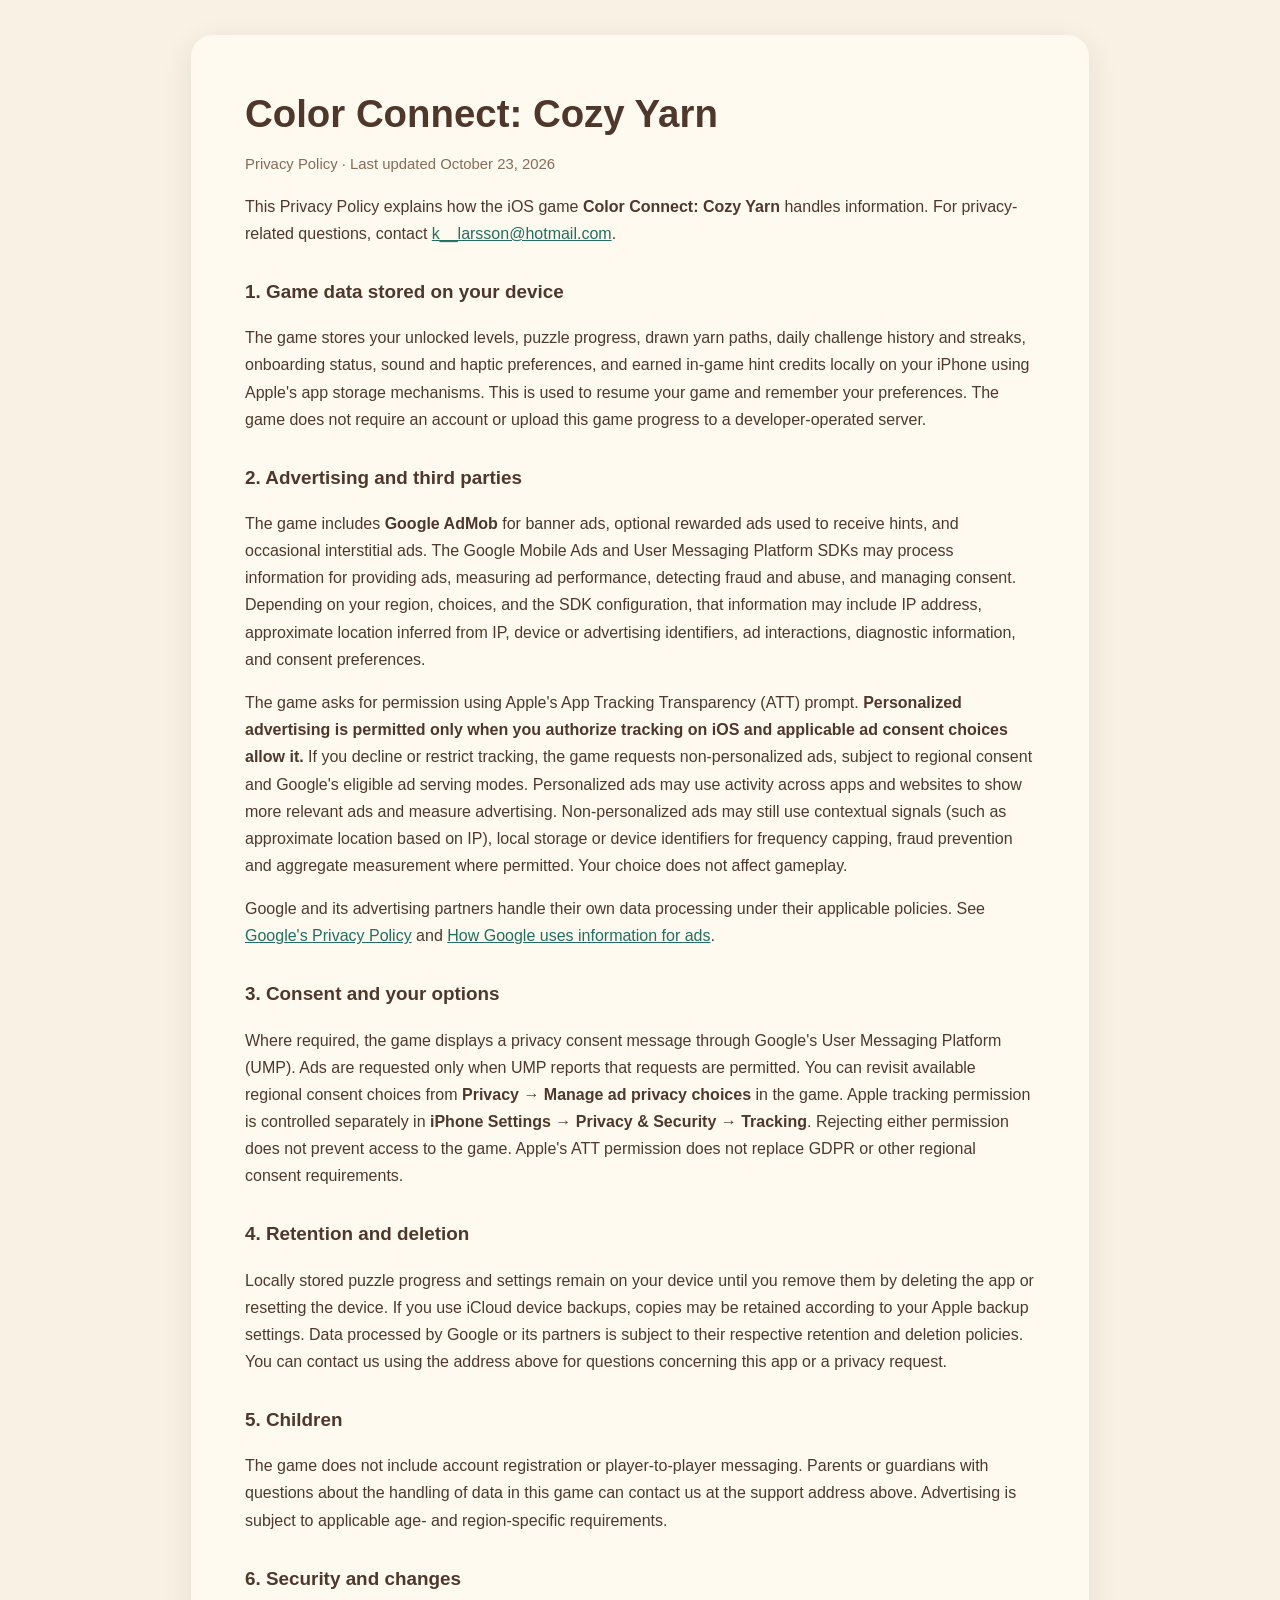
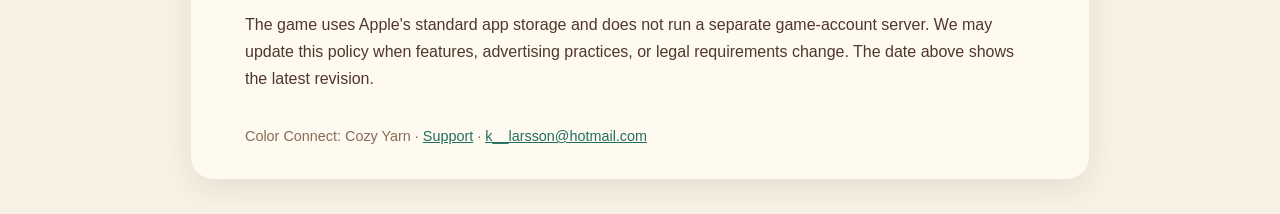
<file: index.html>
<!DOCTYPE html>
<html lang="en">
<head>
  <meta charset="utf-8">
  <meta name="viewport" content="width=device-width,initial-scale=1">
  <meta name="color-scheme" content="light">
  <meta name="description" content="Privacy Policy for Color Connect: Cozy Yarn for iPhone.">
  <title>Privacy Policy – Color Connect: Cozy Yarn</title>
  <style>
    :root { color-scheme: light; }
    body { background:#f8f1e4; color:#4f372b; font-family: -apple-system, BlinkMacSystemFont, 'Segoe UI', sans-serif; margin:0; line-height:1.7; }
    main { background:#fffaf0; max-width:790px; margin:35px auto; padding:30px clamp(22px,5vw,54px); border-radius:22px; box-shadow:0 9px 30px #49301e19; }
    h1 { font-size:clamp(1.8rem,4vw,2.4rem); line-height:1.2; margin-bottom:4px; }
    h2 { font-size:1.18rem; margin-top:1.8rem; }
    a { color:#226e61; }
    .meta {color:#876b57; font-size:.93rem}
    footer {color:#876b57;font-size:.9rem;margin-top:2rem}
    @media(max-width:850px){ main{margin:0;min-height:100vh;border-radius:0} }
  </style>
</head>
<body>
<main>
  <h1>Color Connect: Cozy Yarn</h1>
  <p class="meta">Privacy Policy · Last updated October 23, 2026</p>
  <p>This Privacy Policy explains how the iOS game <strong>Color Connect: Cozy Yarn</strong> handles information. For privacy-related questions, contact <a href="mailto:k__larsson@hotmail.com">k__larsson@hotmail.com</a>.</p>

  <h2>1. Game data stored on your device</h2>
  <p>The game stores your unlocked levels, puzzle progress, drawn yarn paths, daily challenge history and streaks, onboarding status, sound and haptic preferences, and earned in-game hint credits locally on your iPhone using Apple's app storage mechanisms. This is used to resume your game and remember your preferences. The game does not require an account or upload this game progress to a developer-operated server.</p>

  <h2>2. Advertising and third parties</h2>
  <p>The game includes <strong>Google AdMob</strong> for banner ads, optional rewarded ads used to receive hints, and occasional interstitial ads. The Google Mobile Ads and User Messaging Platform SDKs may process information for providing ads, measuring ad performance, detecting fraud and abuse, and managing consent. Depending on your region, choices, and the SDK configuration, that information may include IP address, approximate location inferred from IP, device or advertising identifiers, ad interactions, diagnostic information, and consent preferences.</p>
  <p>The game asks for permission using Apple's App Tracking Transparency (ATT) prompt. <strong>Personalized advertising is permitted only when you authorize tracking on iOS and applicable ad consent choices allow it.</strong> If you decline or restrict tracking, the game requests non-personalized ads, subject to regional consent and Google's eligible ad serving modes. Personalized ads may use activity across apps and websites to show more relevant ads and measure advertising. Non-personalized ads may still use contextual signals (such as approximate location based on IP), local storage or device identifiers for frequency capping, fraud prevention and aggregate measurement where permitted. Your choice does not affect gameplay.</p>
  <p>Google and its advertising partners handle their own data processing under their applicable policies. See <a href="https://policies.google.com/privacy">Google's Privacy Policy</a> and <a href="https://policies.google.com/technologies/ads">How Google uses information for ads</a>.</p>

  <h2>3. Consent and your options</h2>
  <p>Where required, the game displays a privacy consent message through Google's User Messaging Platform (UMP). Ads are requested only when UMP reports that requests are permitted. You can revisit available regional consent choices from <strong>Privacy → Manage ad privacy choices</strong> in the game. Apple tracking permission is controlled separately in <strong>iPhone Settings → Privacy &amp; Security → Tracking</strong>. Rejecting either permission does not prevent access to the game. Apple's ATT permission does not replace GDPR or other regional consent requirements.</p>

  <h2>4. Retention and deletion</h2>
  <p>Locally stored puzzle progress and settings remain on your device until you remove them by deleting the app or resetting the device. If you use iCloud device backups, copies may be retained according to your Apple backup settings. Data processed by Google or its partners is subject to their respective retention and deletion policies. You can contact us using the address above for questions concerning this app or a privacy request.</p>

  <h2>5. Children</h2>
  <p>The game does not include account registration or player-to-player messaging. Parents or guardians with questions about the handling of data in this game can contact us at the support address above. Advertising is subject to applicable age- and region-specific requirements.</p>

  <h2>6. Security and changes</h2>
  <p>The game uses Apple's standard app storage and does not run a separate game-account server. We may update this policy when features, advertising practices, or legal requirements change. The date above shows the latest revision.</p>

  <footer>Color Connect: Cozy Yarn · <a href="support.html">Support</a> · <a href="mailto:k__larsson@hotmail.com">k__larsson@hotmail.com</a></footer>
</main>
</body>
</html>
</file>
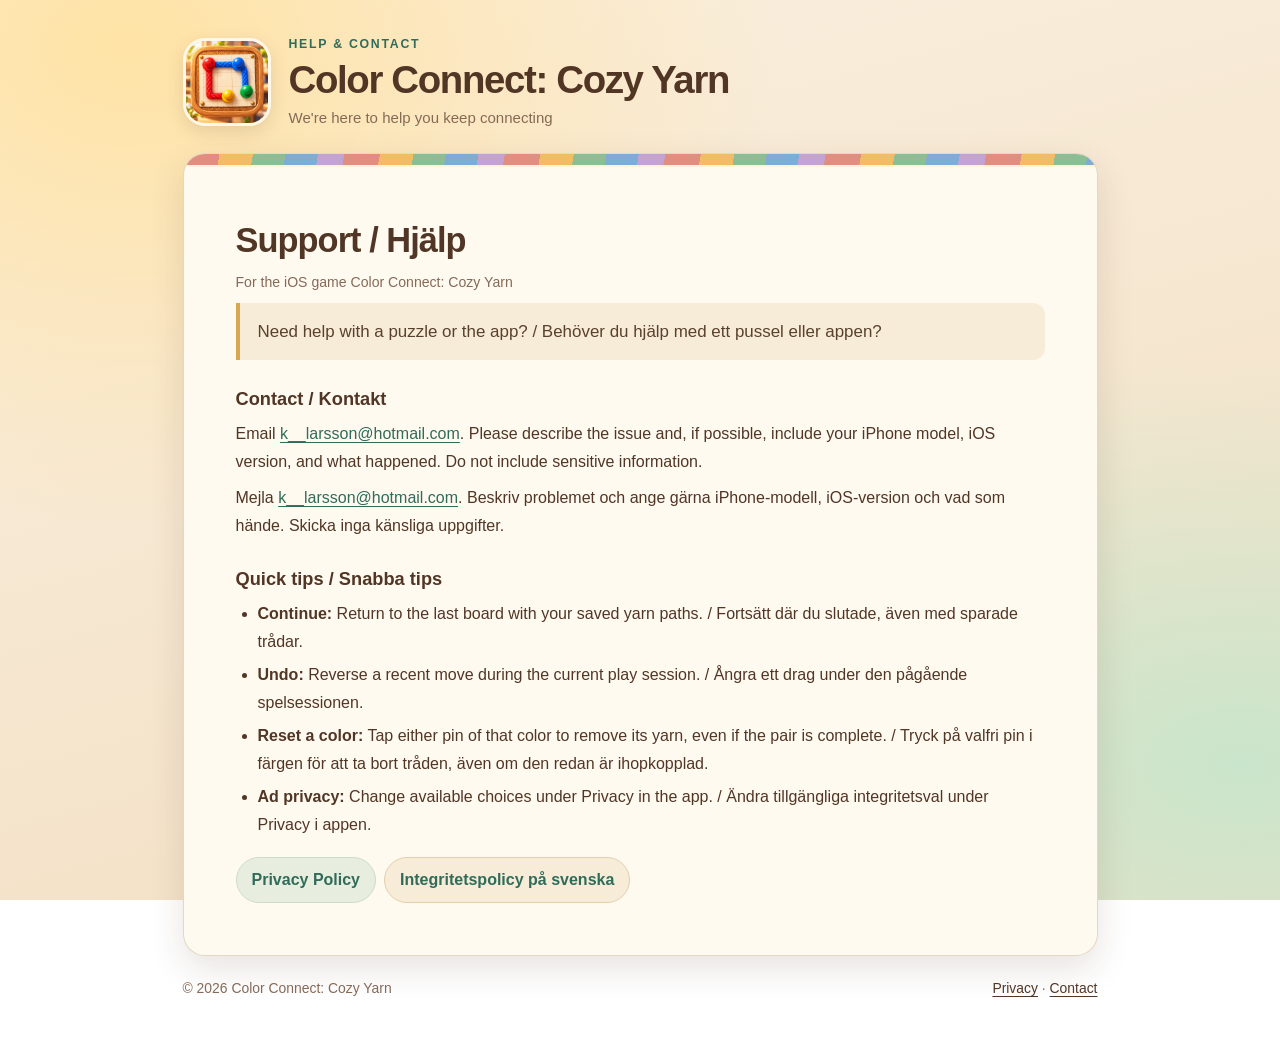
<file: support.html>
<!doctype html>
<html lang="en"><head>
<meta charset="utf-8"><meta name="viewport" content="width=device-width, initial-scale=1">
<meta name="color-scheme" content="light"><meta name="theme-color" content="#f7eddb">
<meta name="description" content="Support for Color Connect: Cozy Yarn on iPhone.">
<link rel="icon" type="image/png" href="app-icon.png"><link rel="stylesheet" href="styles.css">
<title>Support | Color Connect: Cozy Yarn</title>
</head><body><div class="site-shell">
<header class="masthead"><img class="app-icon" src="app-icon.png" alt="Color Connect app icon" width="88" height="88"><div class="brand"><div class="eyebrow">Help &amp; contact</div><h1>Color Connect: Cozy Yarn</h1><p>We're here to help you keep connecting</p></div></header>
<main class="card"><div class="ribbon" aria-hidden="true"></div><div class="card-main">
<h2 class="page-title">Support / Hjälp</h2><p class="last-updated">For the iOS game Color Connect: Cozy Yarn</p>
<p class="intro">Need help with a puzzle or the app? / Behöver du hjälp med ett pussel eller appen?</p>
<section><h3>Contact / Kontakt</h3><p>Email <a href="mailto:k__larsson@hotmail.com">k__larsson@hotmail.com</a>. Please describe the issue and, if possible, include your iPhone model, iOS version, and what happened. Do not include sensitive information.</p><p>Mejla <a href="mailto:k__larsson@hotmail.com">k__larsson@hotmail.com</a>. Beskriv problemet och ange gärna iPhone-modell, iOS-version och vad som hände. Skicka inga känsliga uppgifter.</p></section>
<section><h3>Quick tips / Snabba tips</h3><ul><li><strong>Continue:</strong> Return to the last board with your saved yarn paths. / Fortsätt där du slutade, även med sparade trådar.</li><li><strong>Undo:</strong> Reverse a recent move during the current play session. / Ångra ett drag under den pågående spelsessionen.</li><li><strong>Reset a color:</strong> Tap either pin of that color to remove its yarn, even if the pair is complete. / Tryck på valfri pin i färgen för att ta bort tråden, även om den redan är ihopkopplad.</li><li><strong>Ad privacy:</strong> Change available choices under Privacy in the app. / Ändra tillgängliga integritetsval under Privacy i appen.</li></ul></section>
<nav class="pills"><a href="index.html">Privacy Policy</a><a class="secondary" href="sv.html">Integritetspolicy på svenska</a></nav>
</div></main><footer class="foot"><p>© 2026 Color Connect: Cozy Yarn</p><p><a href="index.html">Privacy</a> · <a href="mailto:k__larsson@hotmail.com">Contact</a></p></footer>
</div></body></html>
</file>
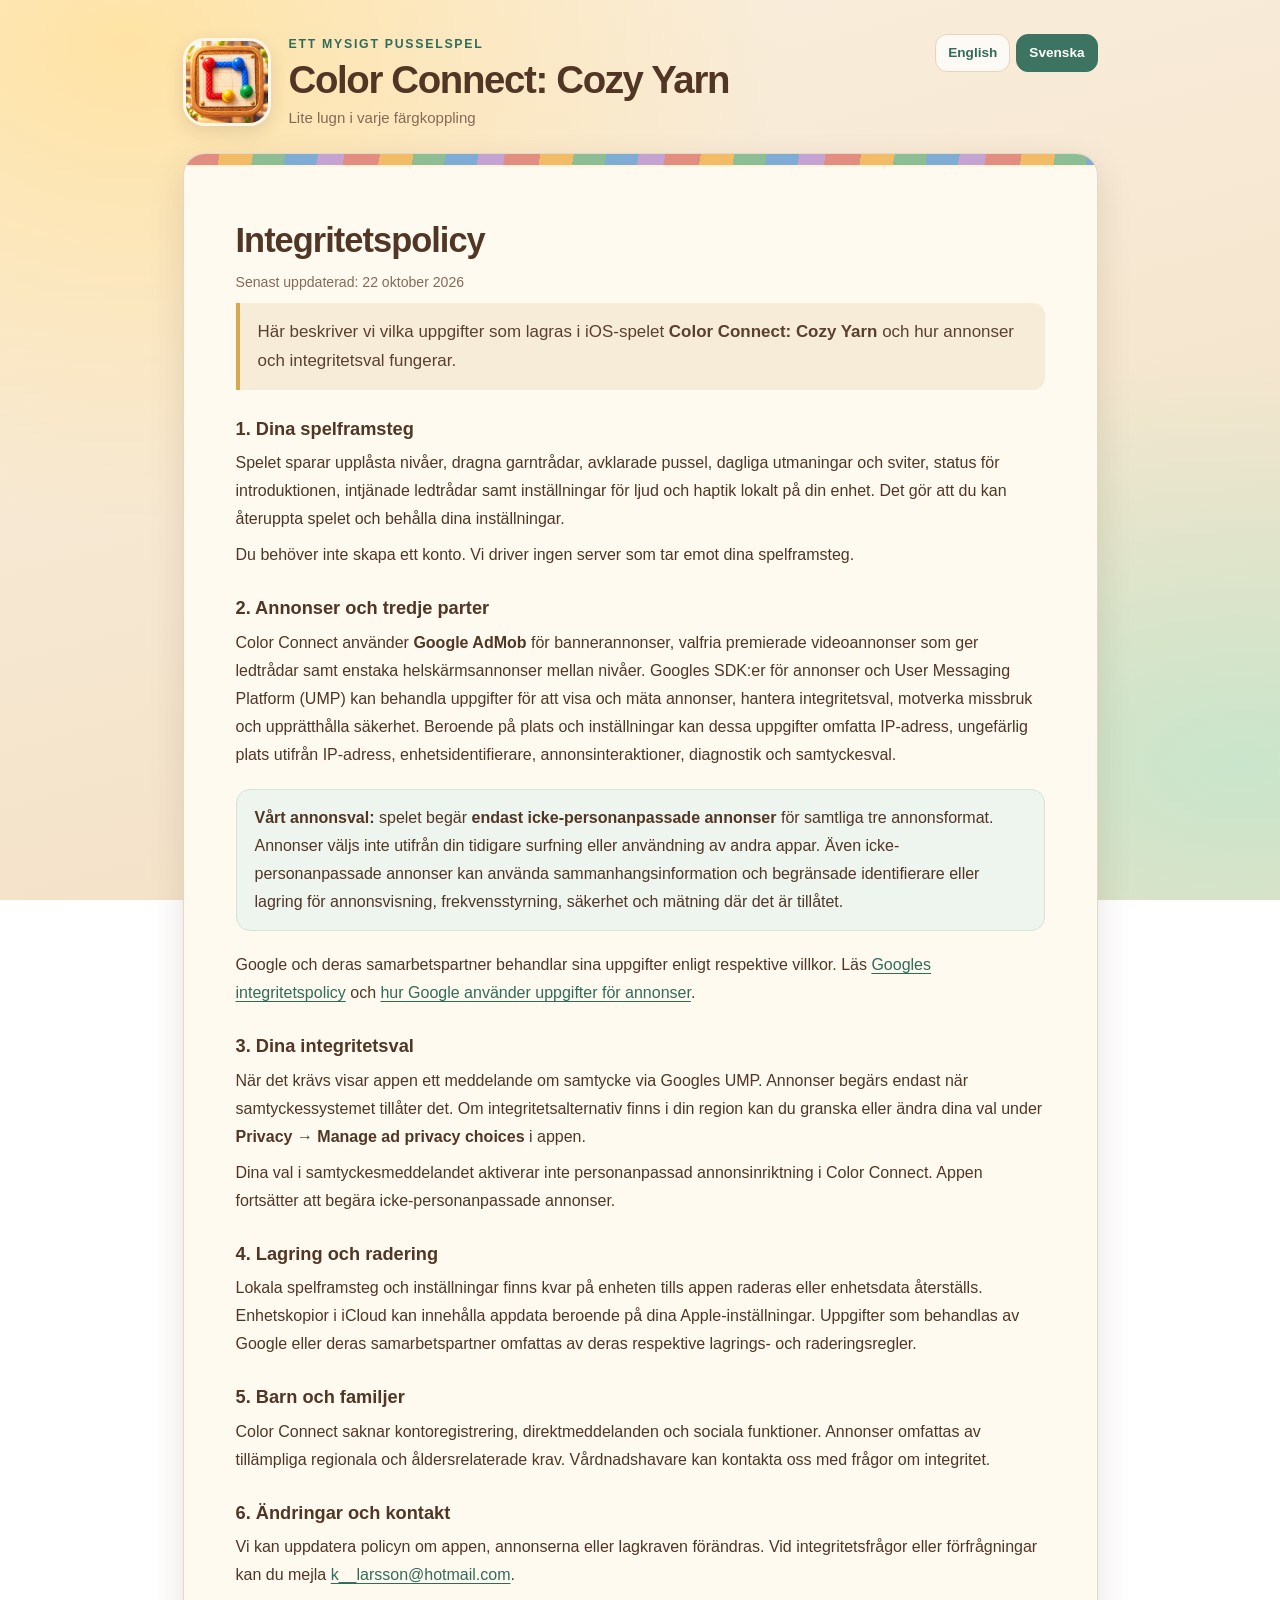
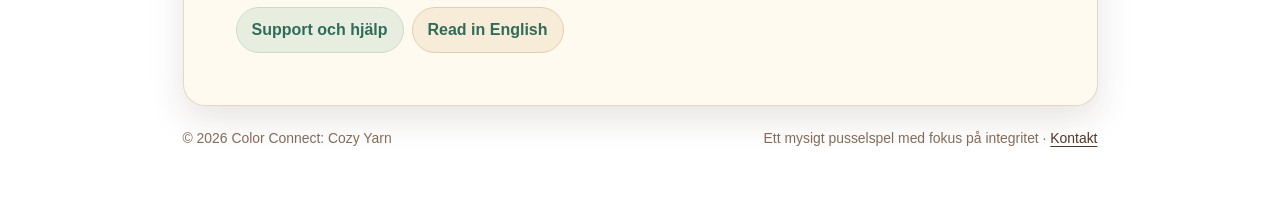
<file: sv.html>
<!doctype html>
<html lang="sv"><head>
<meta charset="utf-8"><meta name="viewport" content="width=device-width, initial-scale=1">
<meta name="color-scheme" content="light"><meta name="theme-color" content="#f7eddb">
<meta name="description" content="Integritetspolicy för Color Connect: Cozy Yarn, ett pusselspel för iPhone.">
<link rel="icon" type="image/png" href="app-icon.png"><link rel="stylesheet" href="styles.css">
<link rel="alternate" hreflang="en" href="index.html"><link rel="alternate" hreflang="sv" href="sv.html">
<title>Integritetspolicy | Color Connect: Cozy Yarn</title>
</head><body><div class="site-shell">
<header class="masthead"><img class="app-icon" src="app-icon.png" alt="Appikon för Color Connect" width="88" height="88"><div class="brand"><div class="eyebrow">Ett mysigt pusselspel</div><h1>Color Connect: Cozy Yarn</h1><p>Lite lugn i varje färgkoppling</p></div><nav class="langnav" aria-label="Språk"><a href="index.html" lang="en">English</a><a href="sv.html" lang="sv" aria-current="page">Svenska</a></nav></header>
<main class="card"><div class="ribbon" aria-hidden="true"></div><div class="card-main">
<h2 class="page-title">Integritetspolicy</h2><p class="last-updated">Senast uppdaterad: 22 oktober 2026</p>
<p class="intro">Här beskriver vi vilka uppgifter som lagras i iOS-spelet <strong>Color Connect: Cozy Yarn</strong> och hur annonser och integritetsval fungerar.</p>
<section><h3>1. Dina spelframsteg</h3>
<p>Spelet sparar upplåsta nivåer, dragna garntrådar, avklarade pussel, dagliga utmaningar och sviter, status för introduktionen, intjänade ledtrådar samt inställningar för ljud och haptik lokalt på din enhet. Det gör att du kan återuppta spelet och behålla dina inställningar.</p><p>Du behöver inte skapa ett konto. Vi driver ingen server som tar emot dina spelframsteg.</p></section>
<section><h3>2. Annonser och tredje parter</h3>
<p>Color Connect använder <strong>Google AdMob</strong> för bannerannonser, valfria premierade videoannonser som ger ledtrådar samt enstaka helskärmsannonser mellan nivåer. Googles SDK:er för annonser och User Messaging Platform (UMP) kan behandla uppgifter för att visa och mäta annonser, hantera integritetsval, motverka missbruk och upprätthålla säkerhet. Beroende på plats och inställningar kan dessa uppgifter omfatta IP-adress, ungefärlig plats utifrån IP-adress, enhetsidentifierare, annonsinteraktioner, diagnostik och samtyckesval.</p>
<div class="soft-note"><strong>Vårt annonsval:</strong> spelet begär <strong>endast icke-personanpassade annonser</strong> för samtliga tre annonsformat. Annonser väljs inte utifrån din tidigare surfning eller användning av andra appar. Även icke-personanpassade annonser kan använda sammanhangsinformation och begränsade identifierare eller lagring för annonsvisning, frekvensstyrning, säkerhet och mätning där det är tillåtet.</div>
<p>Google och deras samarbetspartner behandlar sina uppgifter enligt respektive villkor. Läs <a href="https://policies.google.com/privacy" rel="noopener noreferrer">Googles integritetspolicy</a> och <a href="https://policies.google.com/technologies/ads" rel="noopener noreferrer">hur Google använder uppgifter för annonser</a>.</p></section>
<section><h3>3. Dina integritetsval</h3>
<p>När det krävs visar appen ett meddelande om samtycke via Googles UMP. Annonser begärs endast när samtyckessystemet tillåter det. Om integritetsalternativ finns i din region kan du granska eller ändra dina val under <strong>Privacy → Manage ad privacy choices</strong> i appen.</p>
<p>Dina val i samtyckesmeddelandet aktiverar inte personanpassad annonsinriktning i Color Connect. Appen fortsätter att begära icke-personanpassade annonser.</p></section>
<section><h3>4. Lagring och radering</h3>
<p>Lokala spelframsteg och inställningar finns kvar på enheten tills appen raderas eller enhetsdata återställs. Enhetskopior i iCloud kan innehålla appdata beroende på dina Apple-inställningar. Uppgifter som behandlas av Google eller deras samarbetspartner omfattas av deras respektive lagrings- och raderingsregler.</p></section>
<section><h3>5. Barn och familjer</h3>
<p>Color Connect saknar kontoregistrering, direktmeddelanden och sociala funktioner. Annonser omfattas av tillämpliga regionala och åldersrelaterade krav. Vårdnadshavare kan kontakta oss med frågor om integritet.</p></section>
<section><h3>6. Ändringar och kontakt</h3>
<p>Vi kan uppdatera policyn om appen, annonserna eller lagkraven förändras. Vid integritetsfrågor eller förfrågningar kan du mejla <a href="mailto:k__larsson@hotmail.com">k__larsson@hotmail.com</a>.</p></section>
<nav class="pills" aria-label="Mer information"><a href="support.html">Support och hjälp</a><a class="secondary" href="index.html">Read in English</a></nav>
</div></main><footer class="foot"><p>© 2026 Color Connect: Cozy Yarn</p><p>Ett mysigt pusselspel med fokus på integritet · <a href="mailto:k__larsson@hotmail.com">Kontakt</a></p></footer>
</div></body></html>
</file>
<file: styles.css>
:root{color-scheme:light;--ink:#513625;--muted:#856a57;--forest:#316b5a;--paper:#fffaf0;--cream:#f7eddb;--line:#e8d5b9;--shadow:rgba(72,42,21,.13)}
*{box-sizing:border-box}html{scroll-behavior:smooth}body{margin:0;min-height:100vh;font:16px/1.75 -apple-system,BlinkMacSystemFont,'Segoe UI',sans-serif;color:var(--ink);background:radial-gradient(ellipse at 10% 5%,#ffe3a5 0,transparent 40%),radial-gradient(ellipse at 97% 85%,#c9e5cb 0,transparent 38%),linear-gradient(165deg,#faefdf,#f2dfc2);background-attachment:fixed}a{color:var(--forest);text-underline-offset:3px}a:hover{color:#174e40}a:focus-visible,button:focus-visible{outline:3px solid #eeb64b;outline-offset:3px;border-radius:4px}.site-shell{max-width:955px;margin:0 auto;padding:34px 20px 56px}.masthead{display:flex;align-items:center;gap:18px;margin-bottom:22px;flex-wrap:wrap}.app-icon{width:88px;height:88px;object-fit:cover;border-radius:22px;border:3px solid #fff7e8;box-shadow:0 6px 18px var(--shadow)}.brand{flex:1;min-width:200px}.eyebrow{font-size:.77rem;font-weight:800;letter-spacing:.14em;text-transform:uppercase;color:var(--forest)}.brand h1{font-size:clamp(1.7rem,4vw,2.4rem);line-height:1.12;margin:2px 0 4px;font-weight:850;letter-spacing:-.035em}.brand p{color:var(--muted);margin:0;font-size:.94rem}.langnav{display:flex;gap:6px;align-self:flex-start}.langnav a{padding:6px 12px;background:#ffffffb8;border:1px solid var(--line);border-radius:12px;text-decoration:none;font-weight:700;font-size:.85rem}.langnav a[aria-current=page]{background:#3d7461;color:#fff;border-color:#3d7461}.card{border:1px solid rgba(159,122,71,.27);border-radius:22px;background:var(--paper);box-shadow:0 13px 35px var(--shadow);overflow:hidden}.ribbon{height:13px;background:repeating-linear-gradient(100deg,#e18d7f 0 35px,#f1bc65 35px 68px,#8cbd94 68px 100px,#7facd4 100px 132px,#c4a2d1 132px 158px);border-bottom:2px solid #fff3dc}.card-main{padding:clamp(22px,4.5vw,52px)}.card-main h2.page-title{font-size:clamp(1.7rem,3.8vw,2.15rem);line-height:1.25;letter-spacing:-.028em;margin:0 0 5px}.last-updated{font-size:.88rem;color:var(--muted);margin:0 0 24px}.intro{font-size:1.06rem;color:#5a402e;background:#f7ecd8;border-left:4px solid #d6a951;border-radius:0 12px 12px 0;padding:14px 18px;margin:0 0 24px}.card-main section{margin-top:27px}.card-main h3{font-size:1.14rem;margin:0 0 8px;line-height:1.35}.card-main p{margin:8px 0}.card-main ul{margin:9px 0;padding-left:22px}.card-main li{margin:5px 0}.soft-note{background:#eef5ee;border:1px solid #d2e4d7;border-radius:14px;padding:14px 18px;margin:20px 0}.pills{display:flex;flex-wrap:wrap;gap:8px;margin-top:18px}.pills a{display:inline-block;padding:8px 15px;border-radius:40px;text-decoration:none;font-weight:750;background:#e7eedf;border:1px solid #cddcc6}.pills a.secondary{background:#f7ecd8;border-color:#e4cfab}.foot{display:flex;flex-wrap:wrap;justify-content:space-between;gap:12px;margin-top:20px;color:var(--muted);font-size:.87rem}.foot p{margin:0}.foot a{color:var(--ink)}@media(max-width:580px){.site-shell{padding:18px 12px 32px}.masthead{gap:12px}.app-icon{width:64px;height:64px;border-radius:16px}.langnav{width:100%;justify-content:flex-end}.card-main{padding:24px 20px}.foot{font-size:.8rem}}
</file>
